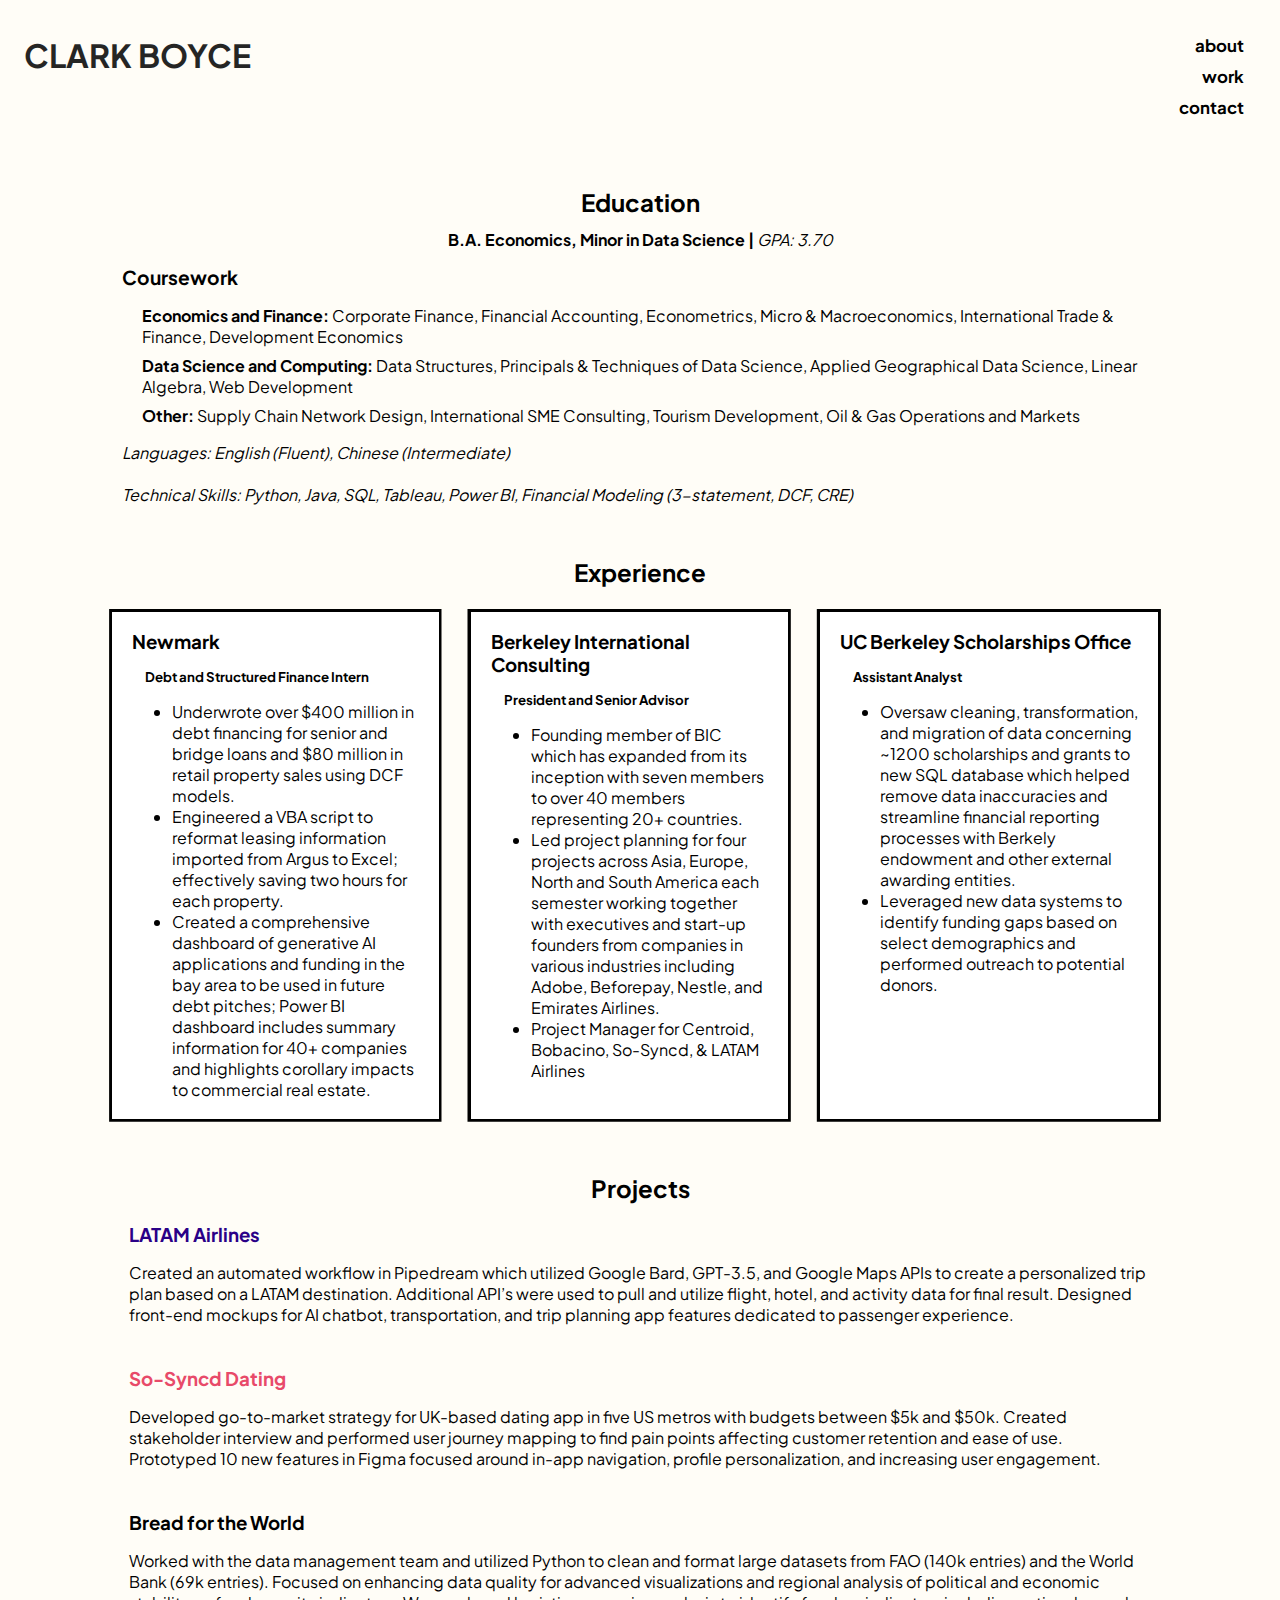
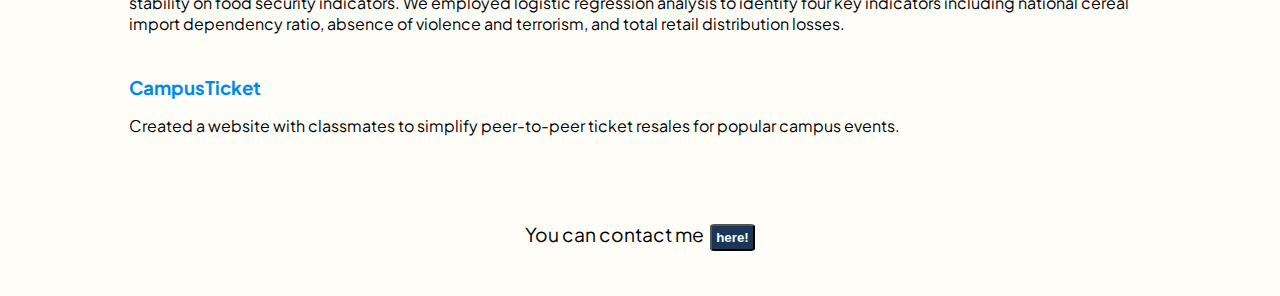
<file: index.html>
<!DOCTYPE html>
<html lang="en">
<head>
    <meta charset="UTF-8">
    <meta http-equiv="X-UA-Compatible" content="IE=edge">
    <meta name="viewport" content="width=device-width, initial-scale=1.0">
    <link rel="stylesheet" href="./styles1.css">
    <title>clarkboyce</title>
</head>
<body>
        
    <div class="pagetop">
    <h1>CLARK BOYCE</h1>
        <div class="pages">
            <h4><a style="color: black" href="index.html">about</a></h4>
            <h4><a style="color: black" href="work.html">work</a></h4>
            <h4><a style="color: black" href="contact.html">contact</a></h4>
        </div>
    </div>
        
        <div class="section-wrapper" style="padding: 2% 9%" id="education">
            <h2 href="#">Education</h2>
            <br>
            <b>B.A. Economics, Minor in Data Science  |</b>
            <i>GPA: 3.70</i>
            <br>
            <div style="text-align: left; margin-top: 1.5%;">
                <b style="font-size: larger;">Coursework</b> 
                <div style="margin-top: 10px; margin-left: 2%;">
                <p>
                    <b>Economics and Finance:</b> Corporate Finance, Financial Accounting, Econometrics, Micro & Macroeconomics, International Trade & Finance, Development Economics
                    <span class="brsmall"></span>
                    <b>Data Science and Computing:</b> Data Structures,  Principals & Techniques of Data Science, Applied Geographical Data Science, Linear Algebra, Web Development
                    <span class="brsmall"></span>
                    <b>Other:</b> Supply Chain Network Design, International SME Consulting, Tourism Development, Oil & Gas Operations and Markets 
                </p>
                </div>
                <i>Languages: English (Fluent), Chinese (Intermediate)</i>
                <br><br>
                <i>Technical Skills: Python, Java, SQL, Tableau, Power BI, Financial Modeling (3-statement, DCF, CRE)</i>
            </div>
        </div>

        <div class="section-wrapper" id="experience">
            <h2 href="#">Experience</h2>
            <div class="experience-wrapper">
                <div class="experience-list-item">
                    <h3 class="ex-list-h3">Newmark</h3>
                    <h5>Debt and Structured Finance Intern</h5>
                    <ul>
                        <li>Underwrote over $400 million in debt financing for senior and bridge loans and $80 million in retail property sales using DCF models.</li>
                        <li>Engineered a VBA script to reformat leasing information imported from Argus to Excel; effectively saving two hours for each property.</li>
                        <li>Created a comprehensive dashboard of generative AI applications and funding in the bay area to be used in future debt pitches; Power BI dashboard includes summary information for 40+ companies and highlights corollary impacts to commercial real estate.</li><!-- Question 3b. Fill this in with some bulletpoints on things you did. -->
                    </ul>
                </div>
                <div class="experience-list-item">
                    <h3 class="ex-list-h3">Berkeley International Consulting</h3>
                    <h5>President and Senior Advisor</h5>
                    <ul>
                        <li>Founding member of BIC which has expanded from its inception with seven members to over 40 members representing 20+ countries.</li>
                        <li>Led project planning for four projects across Asia, Europe, North and South America each semester working together with executives and start-up founders from companies in various industries including Adobe, Beforepay, Nestle, and Emirates Airlines.</li>
                        <li>Project Manager for Centroid, Bobacino, So-Syncd, & LATAM Airlines</li>
                    </ul>
                </div>
                <div class="experience-list-item">
                    <h3 class="ex-list-h3">UC Berkeley Scholarships Office</h3>
                    <h5>Assistant Analyst</h5>
                    <ul>
                        <li>Oversaw cleaning, transformation, and migration of data concerning ~1200 scholarships and grants to new SQL database which helped remove data inaccuracies and streamline financial reporting processes with Berkely endowment and other external awarding entities.</li>
                        <li>Leveraged new data systems to identify funding gaps based on select demographics and performed outreach to potential donors.</li>
                    </li>
                    </ul>
                </div>
            </div> 
        </div>
        

        <div class="section-wrapper" id="projects">
            <h2 href="#" style="padding-top: 1%; margin-bottom: 0.3em;">Projects</h2>
            <div class="project-wrapper">
                <div class="project-list-item">
                    <h3 id="latam">LATAM Airlines</h3>
                    <p>Created an automated workflow in Pipedream which utilized Google Bard, GPT-3.5, and Google Maps APIs to create a personalized trip plan based on a LATAM destination. Additional API’s were used to pull and utilize flight, hotel, and activity data for final result. Designed front-end mockups for AI chatbot, transportation, and trip planning app features dedicated to passenger experience.</p>
                </div>
                <div class="project-list-item">
                    <h3 id="sosyncd">So-Syncd Dating</h3>
                    <!--Also can add the logos for each of them and link the companies websites-->
                    <p>Developed go-to-market strategy for UK-based dating app in five US metros with budgets between $5k and $50k. Created stakeholder interview and performed user journey mapping to find pain points affecting customer retention and ease of use. Prototyped 10 new features in Figma focused around in-app navigation, profile personalization, and increasing user engagement.</p>
                </div>
               <div class="project-list-item">
                    <h3 id="bftw">Bread for the World</h3>
                    <p>Worked with the data management team and utilized Python to clean and format large datasets from FAO (140k entries) and the World Bank (69k entries). Focused on enhancing data quality for advanced visualizations and regional analysis of political and economic stability on food security indicators. We employed logistic regression analysis to identify four key indicators including national cereal import dependency ratio, absence of violence and terrorism, and total retail distribution losses.</p>
                </div>
                <div class="project-list-item">
                    <h3 id="campusticket"><a href="https://www.campus-ticket.com/">CampusTicket</a></h3>
                    <p>Created a website with classmates to simplify peer-to-peer ticket resales for popular campus events.</p>
                </div>
            </div>
        </div>

        <div class="section-wrapper" id="contact">
            <br>
                <p style="font-size: larger;">You can contact me <button><a style="color: azure;" href="https://www.linkedin.com/in/clark-boyce-93318b1bb?lipi=urn%3Ali%3Apage%3Ad_flagship3_profile_view_base_contact_details%3B2W2G4SfFRgmohAG1A6Oz2Q%3D%3D"><b>here!</b></a></button></p>
                <link rel="stylesheet" href="https://use.fontawesome.com/releases/v5.6.3/css/all.css" integrity="sha384-UHRtZLI+pbxtHCWp1t77Bi1L4ZtiqrqD80Kn4Z8NTSRyMA2Fd33n5dQ8lWUE00s/" crossorigin="anonymous">

        </div>
</body>
</html>
</file>
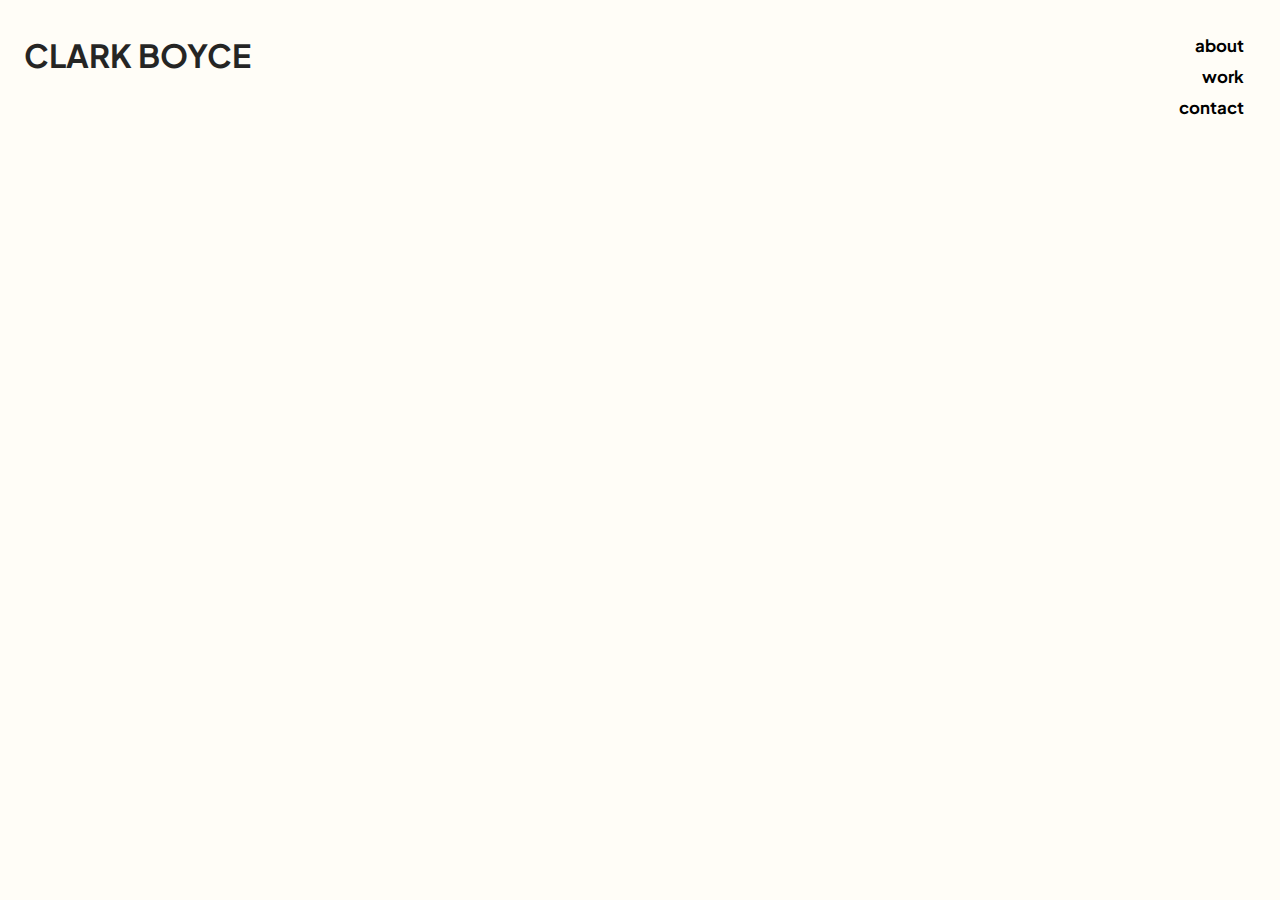
<file: contact.html>
<!DOCTYPE html>
<html lang="en">
<head>
    <meta charset="UTF-8">
    <meta http-equiv="X-UA-Compatible" content="IE=edge">
    <meta name="viewport" content="width=device-width, initial-scale=1.0">
    <link rel="stylesheet" href="./styles1.css">
    <title>clarkboyce</title>
</head>

<body>
<div class="pagetop">
    <h1>CLARK BOYCE</h1>
        <div class="pages">
            <h4><a style="color: black" href="index.html">about</a></h4>
            <h4><a style="color: black" href="work.html">work</a></h4>
            <h4><a style="color: black" href="contact.html">contact</a></h4>
        </div>
    </div>
</body>
</file>
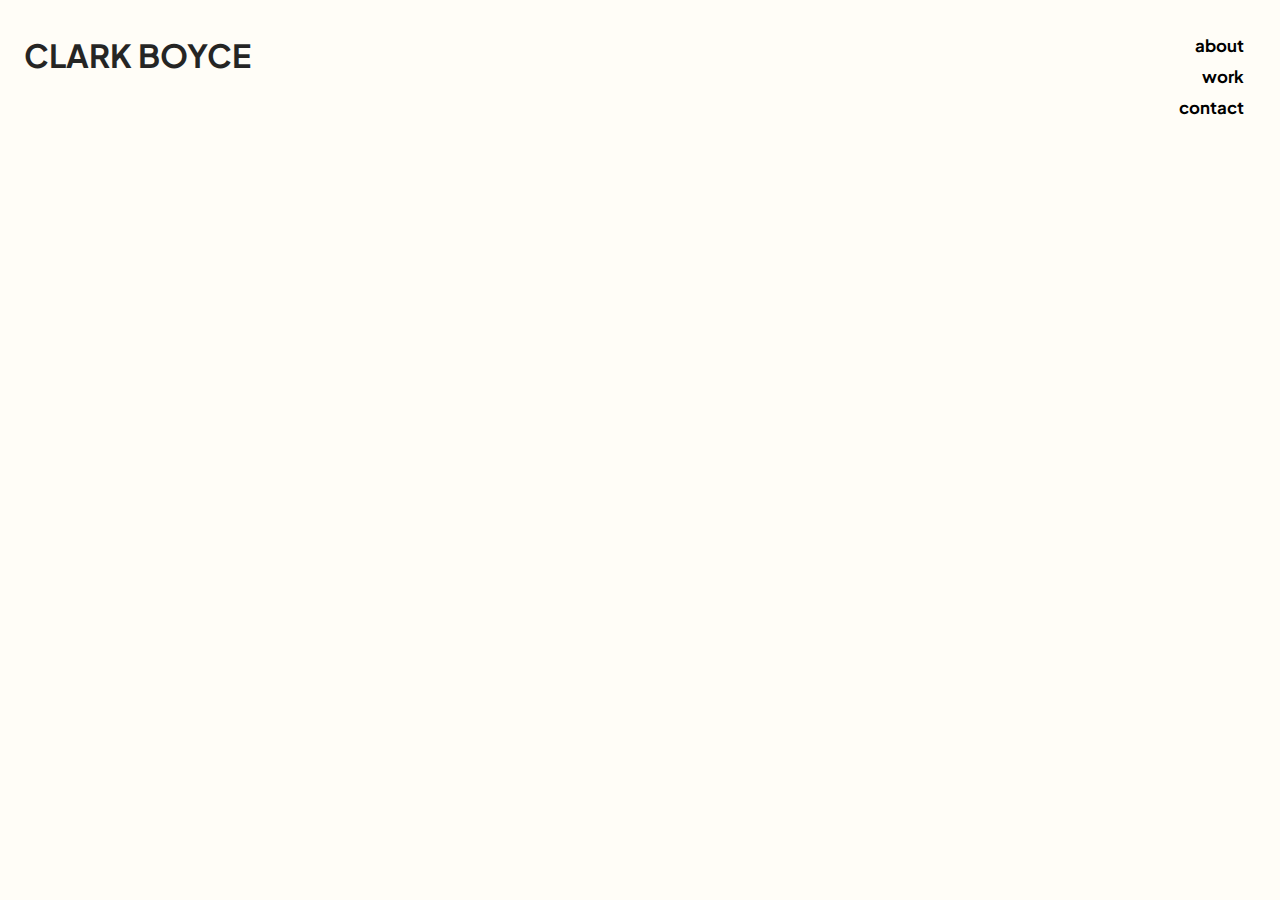
<file: work.html>
<!DOCTYPE html>

<html lang="en">
<head>
    <meta charset="UTF-8">
    <meta http-equiv="X-UA-Compatible" content="IE=edge">
    <meta name="viewport" content="width=device-width, initial-scale=1.0">
    <link rel="stylesheet" href="./styles1.css">
    <title>clarkboyce</title>
</head>

<body>
<div class="pagetop">
    <h1>CLARK BOYCE</h1>
        <div class="pages">
            <h4><a style="color: black" href="index.html">about</a></h4>
            <h4><a style="color: black" href="work.html">work</a></h4>
            <h4><a style="color: black" href="contact.html">contact</a></h4>
        </div>
    </div>
</body>

</html>
</file>
<file: styles1.css>
@font-face {
    font-family: Plus Jakarta Sans;
    src: url(./Assets/PlusJakartaSans-VariableFont_wght.ttf);
}

body {
    margin-bottom: 0;
    max-width: 100%;
    font-family: Plus Jakarta Sans;
    text-align: center;
    color: black;
    background-color: #fffdf7;
}

.pagetop{
    display: flex;
    justify-content: space-between;
    flex-direction: row;
    padding-top: 1em;
    margin-right: 1em;
    margin-left: 1em;
}

.pages {
    color: #000000;
    display: flex;
    flex-direction: column;
    text-align: right;
    align-self: right;
    padding: 1%;
    padding-top: 0.5%;
}

h4{
    color: #000000;
    font-size: 105%;
    margin-block: 0.3em;
}

h1 {
    transition: ease-in-out 0.5s;
    text-align: left;
    opacity: 85%;
    margin-top: 0.33em;
}

h1:hover {
    font-size: 250%;
    opacity: 100%;  
  }

.brsmall {
    display: block;
    margin-bottom: 0.5em;
}


#education {
    text-align: center;
}

h2 {
    margin-top: 5px;
    margin-bottom: 0.5em;
    position: relative; 
    text-decoration: none;
    padding-top: 2%;
    display: inline-block;
}

h2::before {
    content: "";
    width: 100%; 
    position: absolute; 
    bottom: -5px;
    height: 4px;
    border-radius: 4px;
    background-color: #18272F;
    transform: scaleX(0);
    transform-origin: right;
    transition: transform .5s ease-in-out;
}
      
h2:hover::before {
    transform: scaleX(1);
    transform-origin: left;
}


.section-wrapper {
    background-color: #fffdf7;
    scroll-padding: 20px;
    padding: 2% 8%;
    padding-top: 0px;
}


/* Experience Section */
.experience-wrapper {
    display: flex; 
    gap: 1em; 
    flex-direction: column;
    width: auto;
    flex-basis: 0;
    justify-content: space-evenly;
}

@media (min-width: 1000px) {
    .experience-wrapper {
        flex-direction: row;
    }
}


.experience-list-item {
    text-align: left;
    padding: 3px 20px;
    margin-bottom: 10px;
    /* Side note: the transition attribute makes effects look smoother! 
    This means the hover effect will slowly kick in for 0.2s. */
}

.experience-list-item {
    --c: #000000; 
    --b: .2em;    
    --d: 10px;  
    cursor: pointer;
    
    --_s: calc(var(--d) + var(--b));
    
    color: var(--c);
    border: solid #000000;
    border-width: var(--b) var(--b) var(--_s) var(--_s);
    background:
      conic-gradient(at left var(--d)  bottom var(--d),
        white 90deg, rgb(255 255 255 /0.3) 0 225deg,rgb(255 255 255 /0.6) 0) border-box,
      conic-gradient(at left var(--_s) bottom var(--_s),
        white 90deg, var(--c) 0) 0 100%/calc(100% - var(--b)) calc(100% - var(--b))  border-box;
    transform: translate(calc(var(--d)/-1),var(--d));
    clip-path: 
      polygon(
       var(--d) 0%, 
       var(--d) 0%, 
       100% 0%, 
       100% calc(100% - var(--d)),
       100% calc(100% - var(--d)),
       var(--d) calc(100% - var(--d))
      );
    transition: 0.5s;
  }
  .experience-list-item:hover {
    transform: translate(0,0);
    clip-path: 
      polygon(
       0% var(--d), 
       var(--d) 0%, 
       100% 0%, 
       100% calc(100% - var(--d)), 
       calc(100% - var(--d)) 100%, 
       0% 100%
     );
  }

  .ex-list-h3 {
    margin-block: 0.8em;
  }

  h5 {
    margin: 1em;
  }



/* Projects Section */
.project-wrapper {
    display: flex;
    gap: 0.5em;
    flex-direction: column;
    justify-content: space-evenly;
}
.project-list-item {
    text-align: left;
    padding: 5px 20px;
    transition: ease-in-out 0.4s;
}

.project-list-item h3 {
    box-shadow: inset 0 0 0 0 var(--main);
    color: var(--highlight);
    padding: 0 .25rem;
    margin: 0.5rem -.25rem;
    transition: color .3s ease-in-out, box-shadow .3s ease-in-out;
  }

/* Applying hover effects to h3 titles based on parent hover state */
.project-list-item:hover h3 {
    color: var(--main);
    --s: ;
    box-shadow: inset var(--size) 0 0 0 var(--highlight);
}

#latam {
    --main: #ee1750; 
    --highlight: #2A0087;
    --size: 9rem;
}

#sosyncd {
    --main: #f2f2f2;
    --highlight: #E84A69;
    --size: 10.6rem;
}

#bftw {
    --main: white;
    --highlight: black;
    --size: 12rem;
}

#campusticket {
    --main: white;
    --highlight: #008AE8;
    --size: 10rem;
}


/* Contact Section */
button{
    margin-left: 3px;
    background-color: #1d3557;
    padding: 0.3em;
    border-radius: 10%;
}

button:hover {
    box-shadow: 0 12px 16px 0 rgba(0,0,0,0.24), 0 17px 50px 0 rgba(0,0,0,0.19);
}

a {
    text-decoration: none;
    color: inherit;
}
</file>
